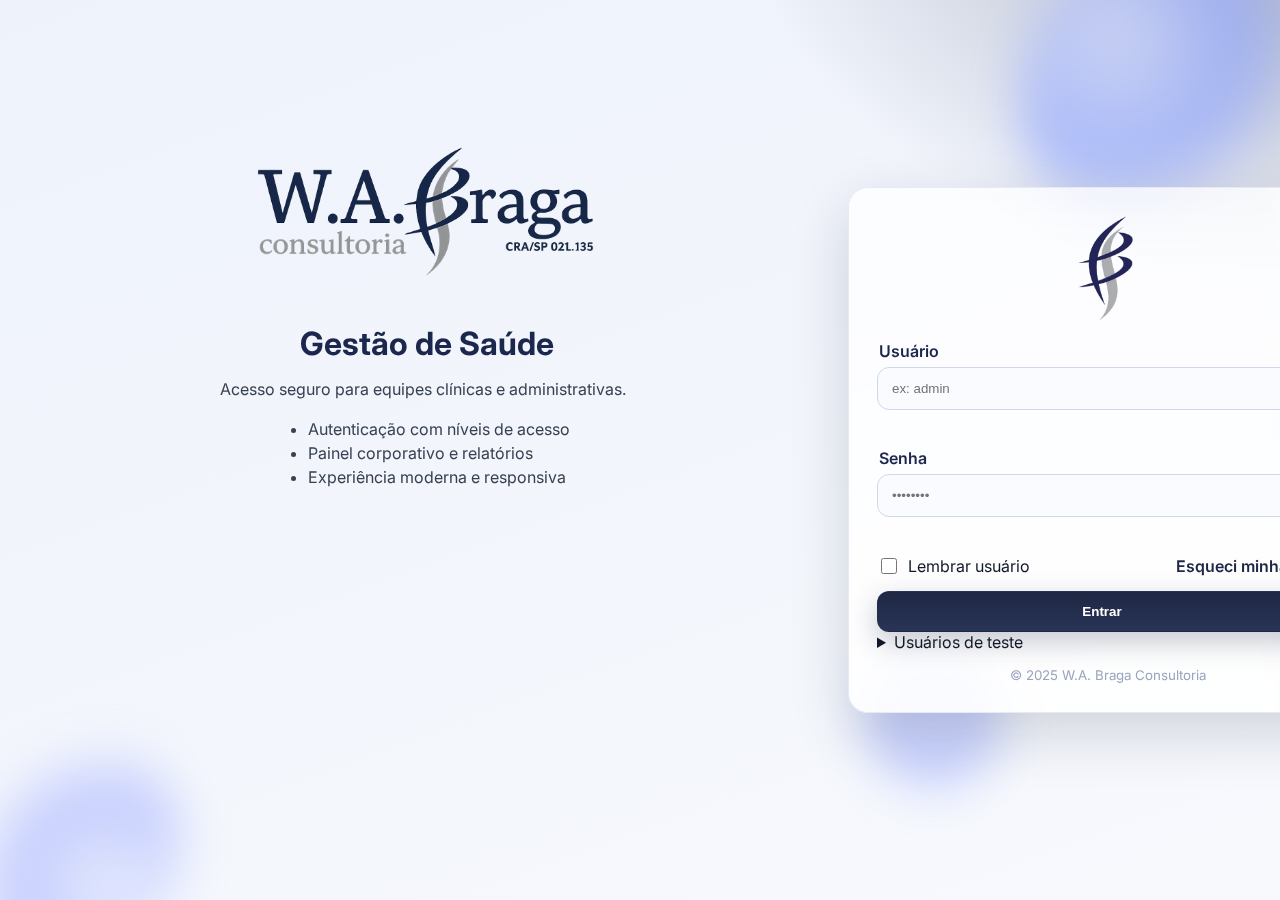
<file: index.html>
<!DOCTYPE html>
<html lang="pt-BR">
  <head>
    <meta charset="UTF-8" />
    <meta name="viewport" content="width=device-width, initial-scale=1.0"/>
    <title>W.A. Braga • Monitoramento</title>
    <link rel="stylesheet" href="./styles.css"/>
    <link rel="preconnect" href="https://fonts.googleapis.com">
    <link rel="preconnect" href="https://fonts.gstatic.com" crossorigin>
    <link href="https://fonts.googleapis.com/css2?family=Inter:wght@400;500;600;700&display=swap" rel="stylesheet">
  </head>
  <body>
    <main class="shell shell--split">
      <!-- Painel visual (hero) -->
      <aside class="hero">
        <div class="hero__content">
          <img src="./img/logo02.png" alt="W.A. Braga Consultoria" class="hero__logo"/>
          <h1 class="hero__title">Gestão de Saúde</h1>
          <p class="hero__subtitle">
            Acesso seguro para equipes clínicas e administrativas. 
          </p>
          <ul class="hero__bullets">
            <li>Autenticação com níveis de acesso</li>
            <li>Painel corporativo e relatórios</li>
            <li>Experiência moderna e responsiva</li>
          </ul>
        </div> 
       <!-- shapes decorativas --> 
        <div class="shape shape--1"></div>
        <div class="shape shape--2"></div>
        <div class="shape shape--3"></div>
      </aside> 

      <!-- Card de login -->
      <section class="login-card">
        <header class="login-card__header">
          <img src="./img/logo_B_tight.png" alt="" class="login-card__brand" />
        <!-- <h2>Acesso ao Sistema</h2> -->
         <!-- <p class="muted">Área restrita — usuários autorizados</p> -->
        </header> 

        <form id="loginForm" class="form" novalidate>
          <div class="field">
            <label for="username">Usuário</label>
            <input id="username" name="username" type="text" autocomplete="username" placeholder="ex: admin" required />
            <small class="error" data-error-for="username"></small>
          </div>

          <div class="field">
            <label for="password">Senha</label>
            <div class="password-wrapper">
              <input id="password" name="password" type="password" autocomplete="current-password" placeholder="••••••••" required minlength="4"/>
             <button type="button" id="togglePwd" class="icon-btn" aria-label="Mostrar/ocultar senha" title="Mostrar/ocultar">
                <img src="./icons/eye-off.png"     class="icon-img eye"     alt="">
                <img src="./icons/eye.png" class="icon-img eye-off" alt="">
              </button>
            </div>
            <small class="error" data-error-for="password"></small>
          </div>

          <div class="row-between">
            <label class="checkbox">
              <input type="checkbox" id="rememberMe" />
              <span>Lembrar usuário</span>
            </label>
            <a class="link" href="forgot.html" title="Recuperar acesso">Esqueci minha senha</a>
          </div>

          <div class="row-between">
            <button class="btn btn-primary" type="submit">Entrar</button>
            <span class="attempts" id="attemptsInfo"></span>
          </div>
        </form>

        <details class="help">
          <summary>Usuários de teste</summary>
          <ul>
            <li><code>admin / 1234</code> — admin</li>
            <li><code>gestor / 1234</code> — gestor</li>
            <li><code>colab / 1234</code> — colaborador</li>
          </ul>
        </details>

        <footer class="login-card__footer">
          <small class="muted">© 2025 W.A. Braga Consultoria</small>
        </footer>
      </section>
    </main>

    <script src="./app.js"></script>
  </body>
</html>
</file>
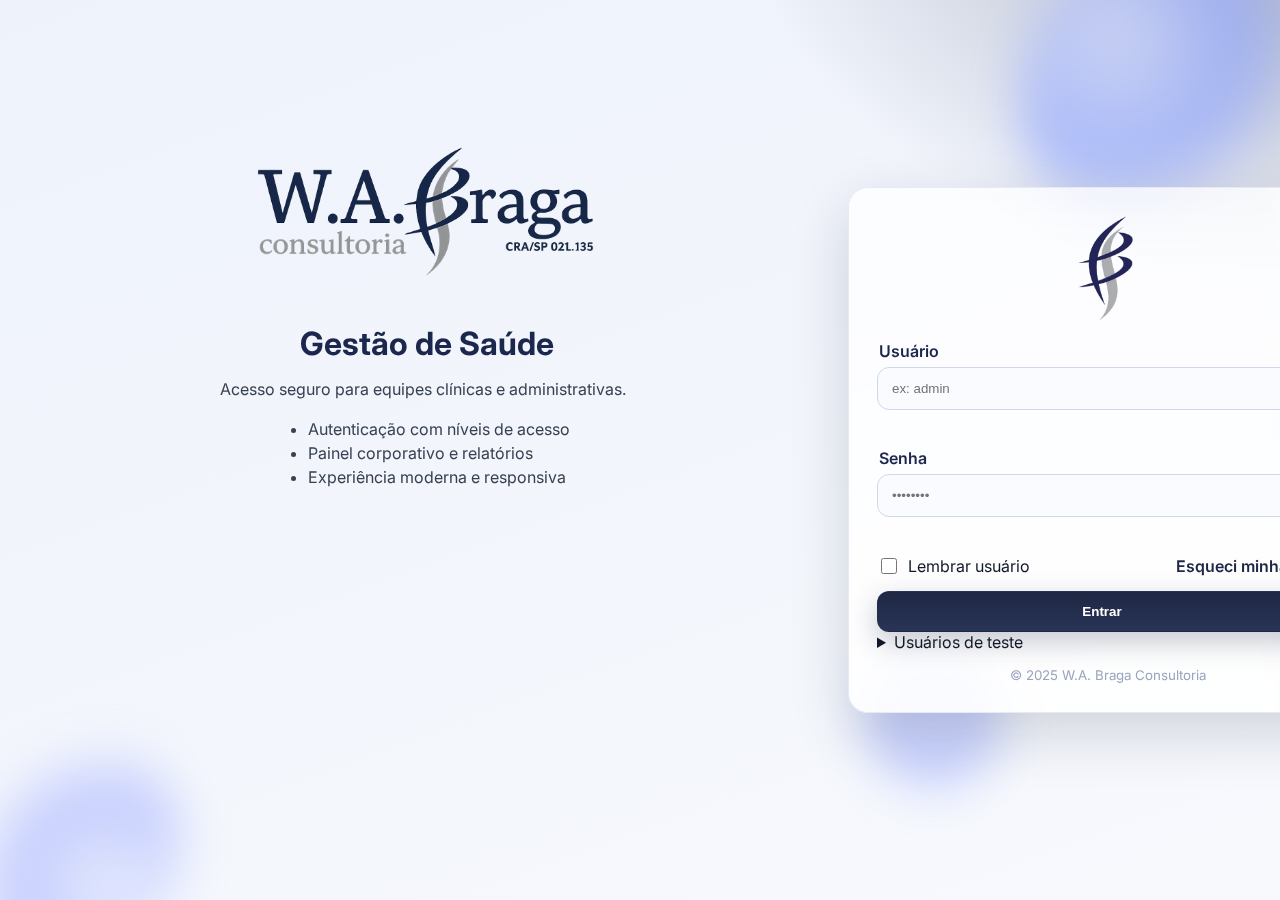
<file: dashboard.html>
<!DOCTYPE html>
<html lang="pt-BR">
  <head>
    <meta charset="UTF-8" />
    <meta name="viewport" content="width=device-width, initial-scale=1.0"/>
    <title>Painel Corporativo</title>
    <link rel="stylesheet" href="./styles.css"/>
    <link rel="preconnect" href="https://fonts.googleapis.com">
    <link rel="preconnect" href="https://fonts.gstatic.com" crossorigin>
    <link href="https://fonts.googleapis.com/css2?family=Inter:wght@400;500;600;700&display=swap" rel="stylesheet">
  </head>
  <body>
    <header class="topbar">
      <div class="brand">
        <span class="brand-name">Painel Corporativo</span>
      </div>
      <div class="user-info">
        <span id="userName" class="badge"></span>
        <span id="userRole" class="badge"></span>
        <button id="logoutBtn" class="btn btn-secondary">Sair</button>
      </div>
    </header>

    <main class="main">
      <h2 id="dashTitle" class="title">Bem-vindo(a)</h2>
      <section class="grid-3" id="grid"></section>
    </main>

    <script src="./app.js"></script>
  </body>
</html>
</file>
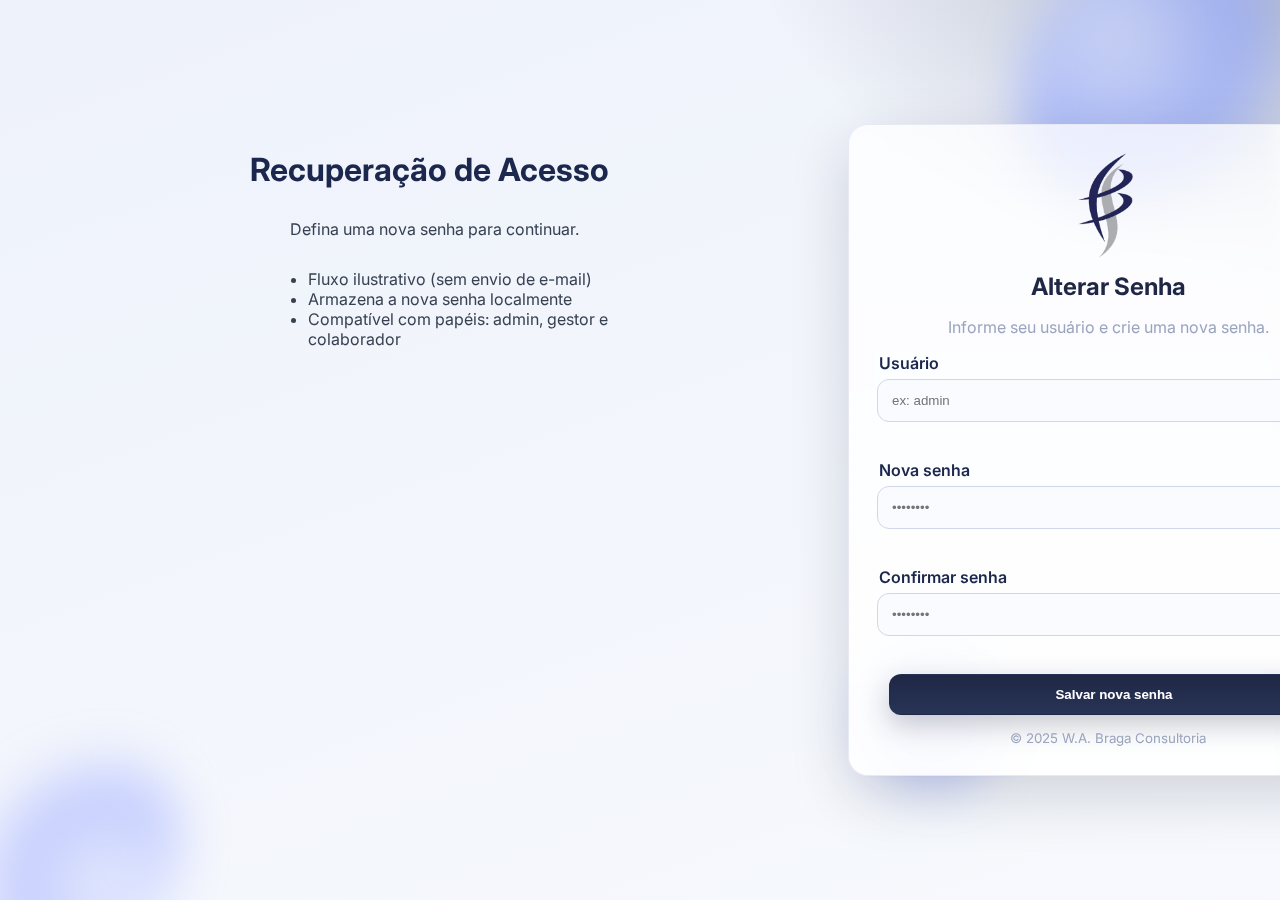
<file: forgot.html>
<!DOCTYPE html>
<html lang="pt-BR">
  <head>
    <meta charset="UTF-8" />
    <meta name="viewport" content="width=device-width, initial-scale=1.0"/>
    <title>W.A. Braga • Alterar Senha</title>
    <link rel="stylesheet" href="./styles.css"/>
    <link rel="preconnect" href="https://fonts.googleapis.com">
    <link rel="preconnect" href="https://fonts.gstatic.com" crossorigin>
    <link href="https://fonts.googleapis.com/css2?family=Inter:wght@400;500;600;700&display=swap" rel="stylesheet">
  </head>
  <body>
    <main class="shell shell--split">
      <!-- Lado visual (reaproveita o herói do login) -->
      <aside class="hero">
        <div class="hero__content">
         <!-- <img src="./img/logo02.png" alt="W.A. Braga Consultoria" class="hero__logo"/> -->
          <h1 class="hero__title_forgot">Recuperação de Acesso</h1>
          <p class="hero__subtitle_forgot">Defina uma nova senha para continuar.</p>
          <ul class="hero__bullets_forgot">
            <li>Fluxo ilustrativo (sem envio de e-mail)</li>
            <li>Armazena a nova senha localmente</li>
            <li>Compatível com papéis: admin, gestor e colaborador</li>
          </ul>
        </div>
        <div class="shape shape--1"></div>
        <div class="shape shape--2"></div>
        <div class="shape shape--3"></div>
      </aside> 

      <!-- Card de redefinição -->
      <section class="login-card-forgot">
        <header class="login-card__header">
          <img src="./img/logo_B_tight.png" alt="" class="login-card__brand" />
          <h2>Alterar Senha</h2>
          <p class="muted">Informe seu usuário e crie uma nova senha.</p>
        </header>

        <form id="forgotForm" class="form" novalidate>
          <div class="field">
            <label for="fUser">Usuário</label>
            <input id="fUser" name="fUser" type="text" placeholder="ex: admin" autocomplete="username" required />
            <small class="error" data-error-for="fUser"></small>
          </div>

          <div class="field">
            <label for="fPwd">Nova senha</label>
            <div class="password-wrapper">
              <input id="fPwd" name="fPwd" type="password" placeholder="••••••••" minlength="4" required />
              <button type="button" class="icon-btn" data-toggle="#fPwd" aria-label="Mostrar/ocultar">
                <img src="./icons/eye-off.png"     class="icon-img eye"     alt="">
                <img src="./icons/eye.png" class="icon-img eye-off" alt="">
              </button>
            </div>
            <small class="error" data-error-for="fPwd"></small>
          </div>

          <div class="field">
            <label for="fPwd2">Confirmar senha</label>
            <div class="password-wrapper">
              <input id="fPwd2" name="fPwd2" type="password" placeholder="••••••••" minlength="4" required />
              <button type="button" class="icon-btn" data-toggle="#fPwd2" aria-label="Mostrar/ocultar">
                <img src="./icons/eye-off.png"     class="icon-img eye"     alt="">
                <img src="./icons/eye.png" class="icon-img eye-off" alt="">
              </button>
            </div>
            <small class="error" data-error-for="fPwd2"></small>
          </div>

          <div class="row-between">
            <a class="link" href="index.html"></a>
            <button class="btn btn-primary" type="submit">Salvar nova senha</button>
          </div>

          <p id="forgotMsg" class="notice" style="display:none; margin-top:12px;"></p>
        </form>

        <footer class="login-card__footer">
          <small class="muted">© 2025 W.A. Braga Consultoria</small>
        </footer>
      </section>
    </main>

    <script src="./app.js"></script>
  </body>
</html>
</file>
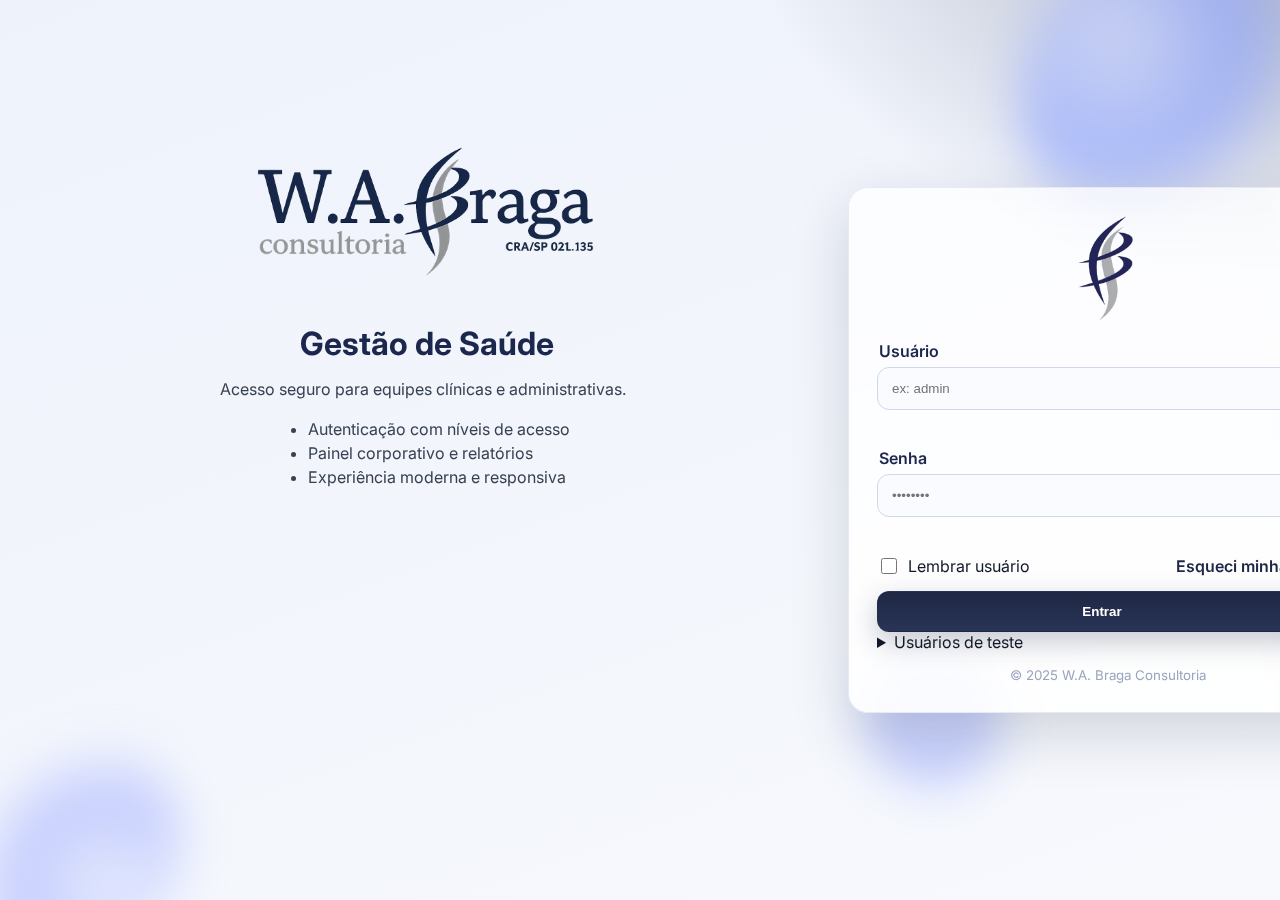
<file: reports.html>
<!DOCTYPE html>
<html lang="pt-BR">
<head>
  <meta charset="UTF-8"/>
  <meta name="viewport" content="width=device-width, initial-scale=1.0"/>
  <title>Relatórios • Painel</title>
  <link rel="stylesheet" href="./styles.css"/>
  <link href="https://fonts.googleapis.com/css2?family=Inter:wght@400;500;600;700&display=swap" rel="stylesheet">
  <style>
    .toolbar { display:flex; gap:12px; align-items:center; margin:16px 0; flex-wrap:wrap; }
    .chip { padding:6px 10px; border-radius:999px; background:#eef0f3; font-size:12px; }
    .table-wrap { overflow:auto; border:1px solid #e5e7eb; border-radius:12px; }
    table { width:100%; border-collapse:collapse; }
    th, td { padding:10px 12px; border-bottom:1px solid #eee; }
    tr:nth-child(even) td { background:#fafafa; }
    .btn { padding:10px 14px; border-radius:10px; border:1px solid #e5e7eb; background:white; cursor:pointer; }
    .btn.primary { background:#111827; color:white; border-color:#111827; }
    .muted { color:#6b7280; }
    .hidden { display:none !important; }
  </style>
</head>
<body>
<header class="topbar">
  <div class="brand"><span class="brand-name">Painel Corporativo</span></div>
  <div class="user-info">
    <span id="userName" class="badge"></span>
    <span id="userRole" class="badge"></span>
    <button id="logoutBtn" class="btn btn-secondary">Sair</button>
  </div>
</header>

<main class="main">
  <h2 class="page-title">Relatórios</h2>
  
  <div class="toolbar">
    <input id="csvFile" type="file" accept=".csv" />
    <label class="chk">
      <input id="onlyPert" type="checkbox" checked />
      Mostrar só colunas pertinentes
    </label>
    <button id="previewBtn" class="btn">Pré-visualizar</button>
    <button id="saveBtn" class="btn primary" disabled>Salvar no banco</button>
  </div>
  
  <div id="statusMsg" class="muted" style="margin:.5rem 0;"></div>
  
  <!-- preview / dados salvos -->
  <div id="tableWrap" class="table-wrap">
    <table id="dataTable" class="tbl">
      <!-- cabeçalho/linhas renderizados via JS -->
    </table>
  </div>
  
  <!-- paginação (para dados salvos) -->
  <div id="pager" class="pager" hidden>
    <button id="prevPage" class="btn">◀</button>
    <span id="pageInfo" class="muted"></span>
    <button id="nextPage" class="btn">▶</button>
  </div>

</main>
<script src="./app.js"></script>
</body>
</html>
</file>
<file: styles.css>
/* ===========================
   PALETA / TOKENS
   =========================== */
:root{
  /* branding (navy + cinzas do logo) */
  --navy-900:#0e1833;
  --navy-800:#151f3e;
  --navy-700:#1b274c;
  --navy-600:#1f2744;
  --navy-500:#283457;

  --slate-50:#f7f9fd;
  --slate-100:#eef2fb;
  --slate-200:#e6eaf6;
  --slate-300:#d6dbea;
  --slate-400:#9aa4bf;
  --slate-700:#374151;

  --accent:var(--navy-600);
  --accent-2:var(--navy-500);

  --bg:var(--slate-50);
  --card:#ffffff;
  --text:#111827;
  --muted:var(--slate-400);
  --danger:#dc2626;

  --ring: 0 0 0 3px rgba(31,39,68,.25);
  --shadow-lg: 0 20px 60px rgba(15,23,42,.16);
  --shadow-sm: 0 8px 28px rgba(2,8,23,.08);
}

*{ box-sizing:border-box }
html, body{ height:100% }
body{
  margin:0;
  font-family: 'Inter', ui-sans-serif, system-ui, -apple-system, Segoe UI, Roboto, Ubuntu, Cantarell, Arial;
  background: var(--bg);
  color:var(--text);
  -webkit-font-smoothing: antialiased;
}

@media (max-width: 980px){
  .shell--split{ grid-template-columns: 1fr }
}
/* ===========================
   LAYOUT BASE
   =========================== */
.shell{
  min-height:100dvh;
  padding: min(6vw, 48px);
}
.shell--split{
  display:grid;
  grid-template-columns: 1.15fr 1fr;
  gap: clamp(24px, 4vw, 48px);
}
@media (max-width: 980px){
  .shell--split{ grid-template-columns: 1fr }
}

/* ===========================
   HERO (painel visual)
   =========================== */
.hero{
  position: fixed; inset: 0;
  background:radial-gradient(1200px 700px at 110% -10%, rgba(40,52,87,.4), transparent 55%),linear-gradient(160deg, var(--slate-100), var(--slate-50));
  overflow:hidden;
  box-shadow: var(--shadow-sm); 
}
.hero__content{
  position:relative;
  z-index:1;
  max-width:680px;
}

.hero__logo{ 
  height:350px;
  margin-left: 250px;
  margin-top: 50px;

}

.hero__title{ 
  margin:.2rem 0 .4rem;
  font-size: clamp(1.4rem, 1.2rem + 1.2vw, 2rem); 
  color: var(--navy-700);
  margin-left: 300px;
  margin-top: -80px;
}

.hero__subtitle{ 
  color: var(--slate-700);
  margin-left: 220px
}

.hero__bullets{
  margin:14px 0 0 0; 
  padding-left: 18px; 
  color: var(--slate-700);
  margin-left: 290px;
  margin-top: 20px
}

.hero__bullets li{ 
  margin: 4px 0 
}

/* shapes decorativas com leve animação */
.shape{
  position:absolute; 
  filter: blur(24px); 
  opacity:.65;
  pointer-events:none;
}

.shape--1{
  width:320px; 
  height:320px; 
  border-radius:50%;
  right:-60px; 
  top:-60px;
  background: radial-gradient(circle at 30% 30%, #cbd5ff, #8ba1ff 40%, transparent 60%);
  animation: float1 12s ease-in-out infinite;
}

.shape--2{
  width:240px; 
  height:240px; 
  border-radius:50%;
  left:-60px; 
  bottom:-60px;
  background: radial-gradient(circle at 70% 70%, #e0e7ff, #a8b4ff 40%, transparent 60%);
  animation: float2 14s ease-in-out infinite;
}

.shape--3{
  width:180px; 
  height:180px; 
  border-radius:50%;
  right:20%; 
  bottom:10%;
  background: radial-gradient(circle at 50% 50%, #d1d5ff, #9fb0ff 40%, transparent 60%);
  animation: float3 16s ease-in-out infinite;
}

@keyframes float1{ 0%,100%{ transform:translateY(0) } 50%{ transform:translateY(16px) } }
@keyframes float2{ 0%,100%{ transform:translate(0,0) } 50%{ transform:translate(12px,-10px) } }
@keyframes float3{ 0%,100%{ transform:translateY(0) } 50%{ transform:translateY(-12px) } }

/* ===========================
   CARD DE LOGIN (GLASS)
   =========================== */
.login-card{
  background: linear-gradient(180deg, rgba(255,255,255,.75), rgba(255,255,255,.9));
  backdrop-filter: blur(10px);
  border:1px solid #e7eaf5;
  border-radius: 20px;
  padding: clamp(20px, 3vw, 28px);
  box-shadow: var(--shadow-lg);
  align-self:center;
  width:min(520px, 96%);
  margin-left: 10px;
  position: absolute;
  margin-left: 800px;
}

.login-card__header{ 
  text-align:center; 
  margin-bottom: 6px 
}

.login-card__brand{ 
  width:160px; 
  height:auto; 
  object-fit:contain; 
  opacity:.95; 
  margin-bottom: 6px 
}

.login-card__header h2{ 
  margin:.25rem 0 .35rem; 
  color: var(--accent) 
}

.login-card__footer{ text-align:center; 
  margin-top: 12px 
}

.muted{ 
  color: var(--muted) 
}

/* ===========================
   FORM / CAMPOS
   =========================== */
.form{ 
  display:grid; 
  gap:14px; 
  margin-top:10px 
}

.field label{ 
  display:block; 
  font-weight:600; 
  margin: 0 0 6px 2px; 
  color: var(--navy-700) 
}

.field input{
  width:100%;
  padding:13px 14px;
  border-radius:12px;
  border:1px solid #d1d7ea;
  background:#f9fbff;
  color:var(--text);
  outline:none;
  transition:.2s border-color, .2s box-shadow, .2s background;
}
.field input:focus{ 
  border-color: var(--accent); 
  box-shadow: var(--ring); 
  background:#fff 
}

.password-wrapper{ 
  position:relative 
}

.password-wrapper input{ 
  padding-right:46px 
}

/* botão do olho: sem caixa, só o ícone, por cima do input */
.password-wrapper { 
  position: relative; 
}   
       /* importantíssimo */
.password-wrapper .icon-btn{
  position: absolute; right: 8px; top: 50%;
  transform: translateY(-50%);
  background: transparent; border: none; padding: 0; margin: 0;
  line-height: 0; box-shadow: none; outline: none;
  appearance: none; -webkit-appearance: none;
  cursor: pointer; z-index: 2;                      /* garante clique */
}

/* alternância dos ícones */
.icon-img{ width:20px; height:20px; display:block }
.icon-btn .eye-off{ display:none }
.icon-btn.is-on .eye{ display:none }
.icon-btn.is-on .eye-off{ display:block }

/* acessibilidade (opcional): mostra só um “ring” discreto ao focar via teclado */
.password-wrapper .icon-btn:focus-visible{
  box-shadow: var(--ring);
  border-radius: 8px;
}

/* tamanho do arquivo de ícone (se estiver usando <img>) */
.icon-img{ 
  width:20px; 
  height:20px; 
  display:block 
}

.checkbox{ 
  display:inline-flex; 
  gap:8px; 
  align-items:center; 
  user-select:none 
}

.checkbox input{ 
  width:16px; 
  height:16px 
}

.row-between{
  display:flex; 
  align-items:center; 
  justify-content:space-between; 
  gap:12px;
}

.link{
  color: var(--accent); 
  text-decoration: none; 
  font-weight:600;
}

.link:hover{ 
  text-decoration: underline 
}

/* feedback */
.error{ color:var(--danger); 
  min-height:18px; 
  display:block; 
  margin-top:6px 
}

.attempts{ 
  font-size:.92rem; 
  color:var(--muted) 
}

/* ===========================
   BOTÕES
   =========================== */
.btn{
  display:inline-flex; 
  align-items:center; 
  justify-content:center;
  gap:10px; 
  padding:12px 16px;
  border-radius:12px;
  border:1px solid transparent;
  cursor:pointer; 
  font-weight:700;
  transition:.18s transform, .18s filter, .18s background;
  user-select:none;
}

.btn:active{ 
  transform: translateY(1px) 
}

.btn-primary{
  width: 100%;
  background: linear-gradient(180deg, var(--accent), var(--accent-2));
  color:white;
  box-shadow: 0 10px 28px rgba(31,39,68,.25);
}
.btn-primary:hover{ 
  filter: brightness(1.03) 
}

.btn-ghost{
  width:100%;
  background: #eef2ff;
  color: var(--accent);
  border:1px solid #d8def5;
}
.btn-ghost:hover{ 
  background:#e4e9ff 
}

/* ===========================
   DASHBOARD (mantido do seu projeto)
   =========================== */
.topbar{
  display:flex; 
  justify-content:space-between; 
  align-items:center;
  padding:12px 20px;
  background:var(--accent);
  color:white;
  position:sticky; 
  top:0; 
  z-index:10;
}
.topbar .brand{ 
  display:flex; 
  align-items:center; 
  gap:10px; 
  font-weight:600 
}

.logo-top{ 
  height:36px 
}

.brand-name{ 
  font-size:1.1rem 
}
.user-info{ 
  display:flex; 
  align-items:center;
  gap:10px 
}

.badge{
  padding:6px 12px; 
  border-radius:20px; 
  font-size:.9rem;
  background:rgba(255,255,255,.15);
}

.role-admin{ 
  background:#3a244f 
}

.role-gestor{ 
  background:#2d3d2d 
}

.role-colaborador{ 
  background:#243a4f 
}

.main{ 
  max-width:1040px; 
  margin:24px auto; 
  padding:0 20px; 
  display:grid; 
  gap:24px 
}

.title{ 
  font-size:1.3rem; 
  color:var(--accent); 
  margin-bottom:10px
 }

.grid-3{ 
  display:grid; 
  grid-template-columns: repeat(auto-fill, minmax(280px, 1fr)); 
  gap:20px 
}

.card.box{
  padding:20px; 
  border-radius:12px; 
  border:1px solid #e5e7eb; 
  background:white;
  box-shadow:0 4px 12px rgba(0,0,0,.05); 
  transition:.2s transform, .2s box-shadow;
}

.card.box:hover{ 
  transform:translateY(-3px); 
  box-shadow:0 8px 20px rgba(0,0,0,.08) 
}

/* forgot styles */

.login-card-forgot{
  background: linear-gradient(180deg, rgba(255,255,255,.75), rgba(255,255,255,.9));
  backdrop-filter: blur(10px);
  border:1px solid #e7eaf5;
  border-radius: 20px;
  padding: clamp(20px, 3vw, 28px);
  box-shadow: var(--shadow-lg);
  align-self:center;
  width:min(520px, 96%);
  margin-left: 10px;
  position: absolute;
  margin-left: 800px;
}

.hero__title_forgot{ 
  margin:.2rem 0 .4rem;
  font-size: clamp(1.4rem, 1.2rem + 1.2vw, 2rem); 
  color: var(--navy-700);
  margin-left: 250px;
  margin-top: 150px;
}

.hero__subtitle_forgot{ 
  color: var(--slate-700);
  margin-left: 290px;
  margin-top:30px
}

.hero__bullets_forgot{
  margin:14px 0 0 0; 
  padding-left: 18px; 
  color: var(--slate-700);
  margin-left: 290px;
  margin-top: 30px
}

.notice{
  background: #ecfeff;
  color:#065f46;
  border:1px solid #a7f3d0;
  padding:10px 12px;
  border-radius:10px;
}

/* CAMPOS - FORGOT */

.form-forgot{ 
  display:grid; 
  gap:14px; 
  margin-top:10px 
}

.field-forgot label{ 
  display:block; 
  font-weight:600; 
  margin: 0 0 6px 2px; 
  color: var(--navy-700) 
}

.field-forgot input{
  width:100%;
  padding:13px 14px;
  border-radius:12px;
  border:1px solid #d1d7ea;
  background:#f9fbff;
  color:var(--text);
  outline:none;
  transition:.2s border-color, .2s box-shadow, .2s background;
}
.field-forgot input:focus{ 
  border-color: var(--accent); 
  box-shadow: var(--ring); 
  background:#fff 
}

.password-wrapperforgot{ 
  position:relative 
}

.password-wrapperforgot input{ 
  padding-right:46px 
}

/* botão do olho: sem caixa, só o ícone, por cima do input */
.password-wrapperforgot { 
  position: relative; 
}    
       /* importantíssimo */
.password-wrapperforgot .icon-btn{
  position: absolute; right: 8px; top: 50%;
  transform: translateY(-50%);
  background: transparent; border: none; padding: 0; margin: 0;
  line-height: 0; box-shadow: none; outline: none;
  appearance: none; -webkit-appearance: none;
  cursor: pointer; z-index: 2;                      /* garante clique */
}

/* alternância dos ícones */
.icon-img{ width:20px; height:20px; display:block }
.icon-btn .eye-off{ display:none }
.icon-btn.is-on .eye{ display:none }
.icon-btn.is-on .eye-off{ display:block }

/* acessibilidade (opcional): mostra só um “ring” discreto ao focar via teclado */
.password-wrapperforgot .icon-btn:focus-visible{
  box-shadow: var(--ring);
  border-radius: 8px;
}

/* ===========================
   MOBILE FIRST (até 980px)
   =========================== */
@media (max-width: 980px){
  /* layout */
  .shell{ padding: 20px 16px 32px; }
  .shell--split{ grid-template-columns: 1fr; }

  /* hero deixa de ser “full fixo” e vira um cabeçalho fluido */
  .hero{
    position: relative;      /* sai do fixed */
    inset: auto;
    min-height: auto;
    padding: 56px 20px 12px; /* respiro superior */
    box-shadow: none;
  }
  .hero__content{
    max-width: none;
    margin: 0 auto;
    text-align: center;
  }
  .hero__logo{
    height: 140px;
    margin: 8px auto 12px;
  }
  .hero__title,
  .hero__subtitle,
  .hero__bullets,
  .hero__title_forgot,
  .hero__subtitle_forgot,
  .hero__bullets_forgot{
    margin: 0 auto 8px;      /* zera os margin-left enormes */
  }
  .hero__bullets,
  .hero__bullets_forgot{
    display: inline-block;   /* mantém bullets alinhadas */
    text-align: left;
    padding-left: 18px;
  }
  .shape{ display:none }     /* some com as “bolhas” no mobile */

  /* cards viram blocos centrados e 100% da largura disponível */
  .login-card,
  .login-card-forgot{
    position: static;        /* sai do absolute */
    width: 100%;
    max-width: 560px;
    margin: 16px auto 32px;  /* centraliza */
  }

  /* fileiras apertadas empilham melhor */
  .row-between{
    flex-direction: column;
    align-items: stretch;
    gap: 10px;
  }
  .row-between .checkbox{ align-self: flex-start; }
}

/* telefones bem estreitos */
@media (max-width: 420px){
  .hero__logo{ height: 110px; }
  .btn, .btn-primary, .btn-ghost{ padding: 12px 14px; }
}

.table-wrap{
  max-height: 60vh;        /* não ocupa toda a página */
  overflow: auto;          /* rolagem vertical */
  border: 1px solid #e6e6e6;
  border-radius: 10px;
  background: #fff;
}
.tbl{
  width: 100%;
  border-collapse: collapse;
  font-size: 14px;
}
.tbl th, .tbl td{
  padding: 10px 12px;
  border-bottom: 1px solid #f0f0f0;
  text-align: left;
  vertical-align: top;
  white-space: nowrap;     /* evita quebrar demais, mas… */
}
.tbl td{
  white-space: normal;     /* …celulas podem quebrar em telas pequenas */
  word-break: break-word;
}
.tbl thead th{
  position: sticky;
  top: 0;
  background: #fafafa;
  z-index: 1;
  border-bottom: 1px solid #e6e6e6;
}
.pager{
  display: flex;
  align-items: center;
  gap: 10px;
  margin-top: .5rem;
}
@media (max-width: 600px){
  .tbl{ font-size: 13px; }
  .toolbar{ display: grid; gap: .5rem; align-items: center; }
  .table-wrap{ max-height: 55vh; }
}

/* células editáveis */
td.editable {
  cursor: text;
  outline: none;
}
td.editable:focus {
  box-shadow: inset 0 0 0 2px rgba(58, 151, 212, 0.35);
  background: #f8fbff;
}

/* estados */
.cell-saving { background: #fff7d1 !important; }  /* amarelinho */
.cell-ok     { background: #e8fff0 !important; }  /* verdinho */
.cell-error  { background: #ffe8e8 !important; }  /* vermelhinho */

/* colunas “fixas” (índice) */
th.sticky, td.sticky {
  position: sticky;
  left: 0;
  background: #fff;
  z-index: 2;
  box-shadow: 2px 0 0 rgba(0,0,0,.06);
}

/* toast simples */
.toast {
  position: fixed; bottom: 16px; right: 16px;
  background: #111; color: #fff; padding: 8px 12px;
  border-radius: 6px; font-size: .9rem; opacity: .95;
}
.toast.error   { background: #b00020; }
.toast.success { background: #0a7e3e; }
</file>
